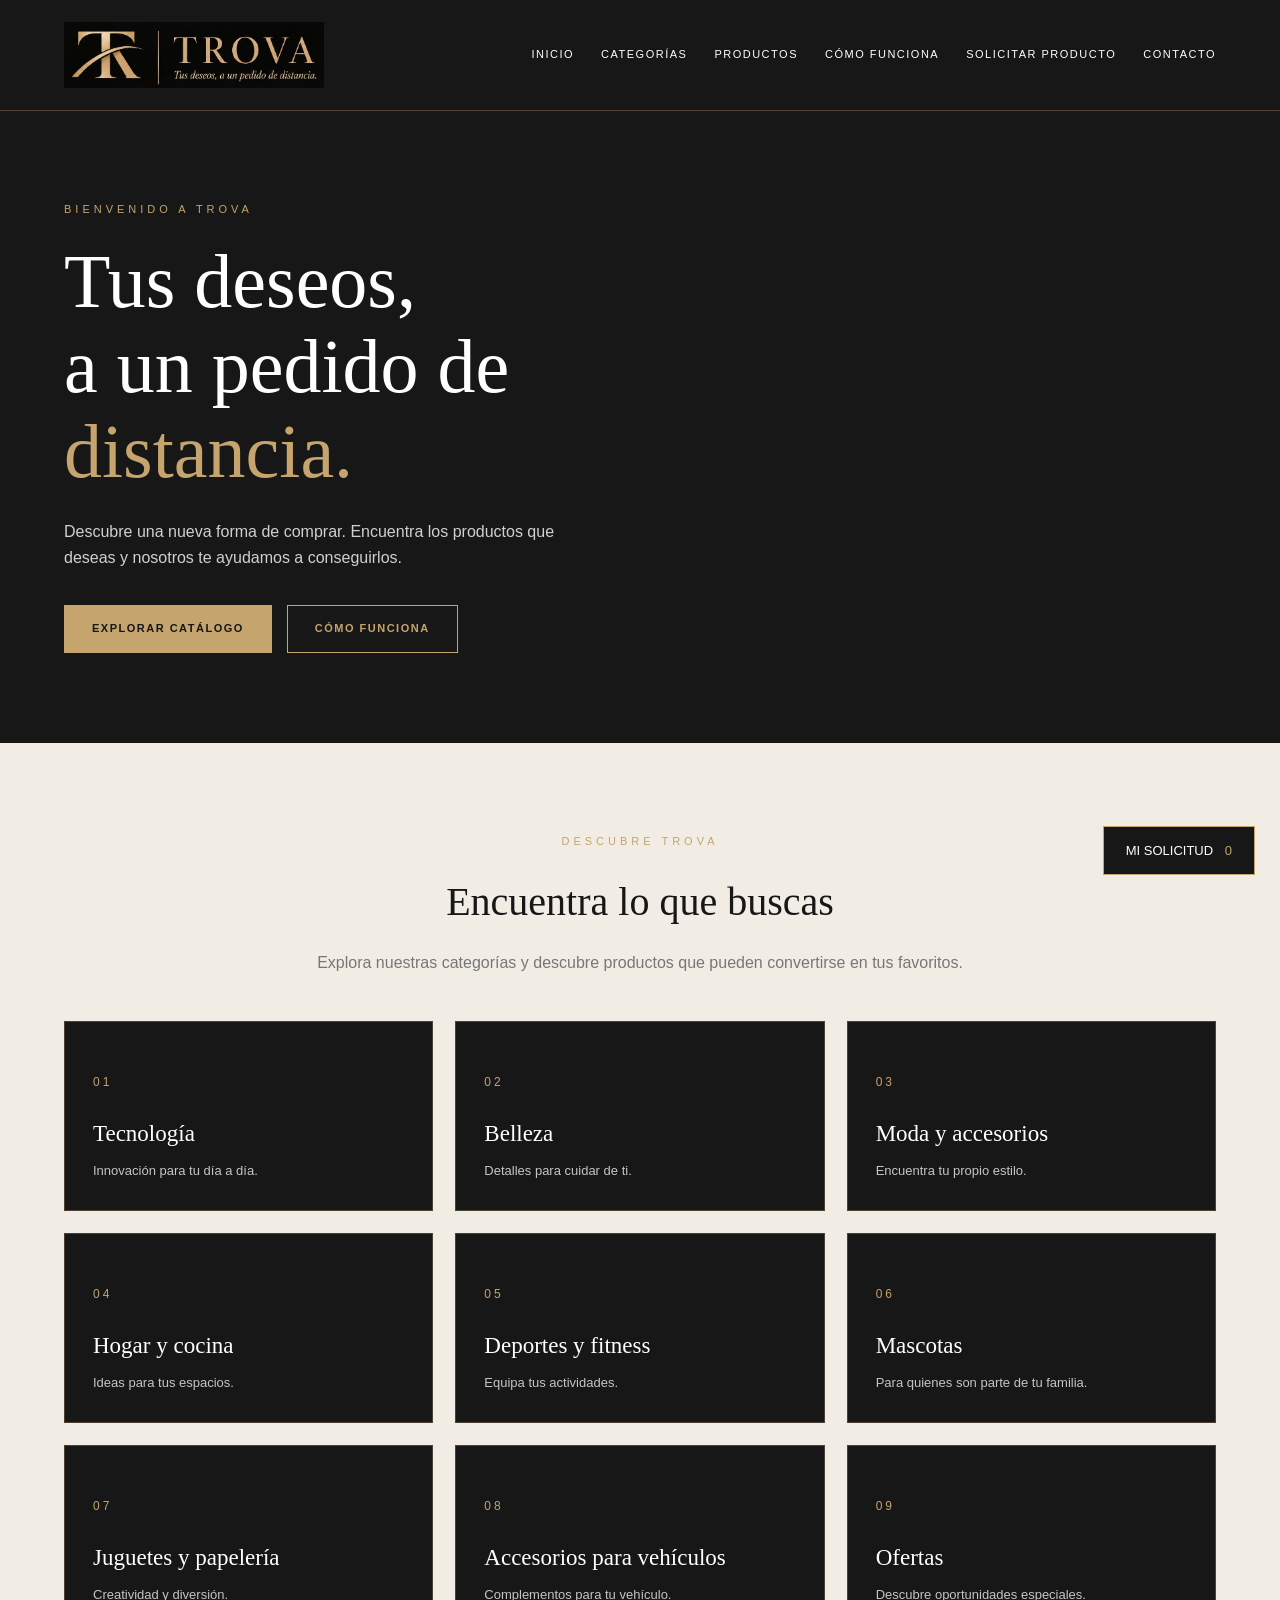
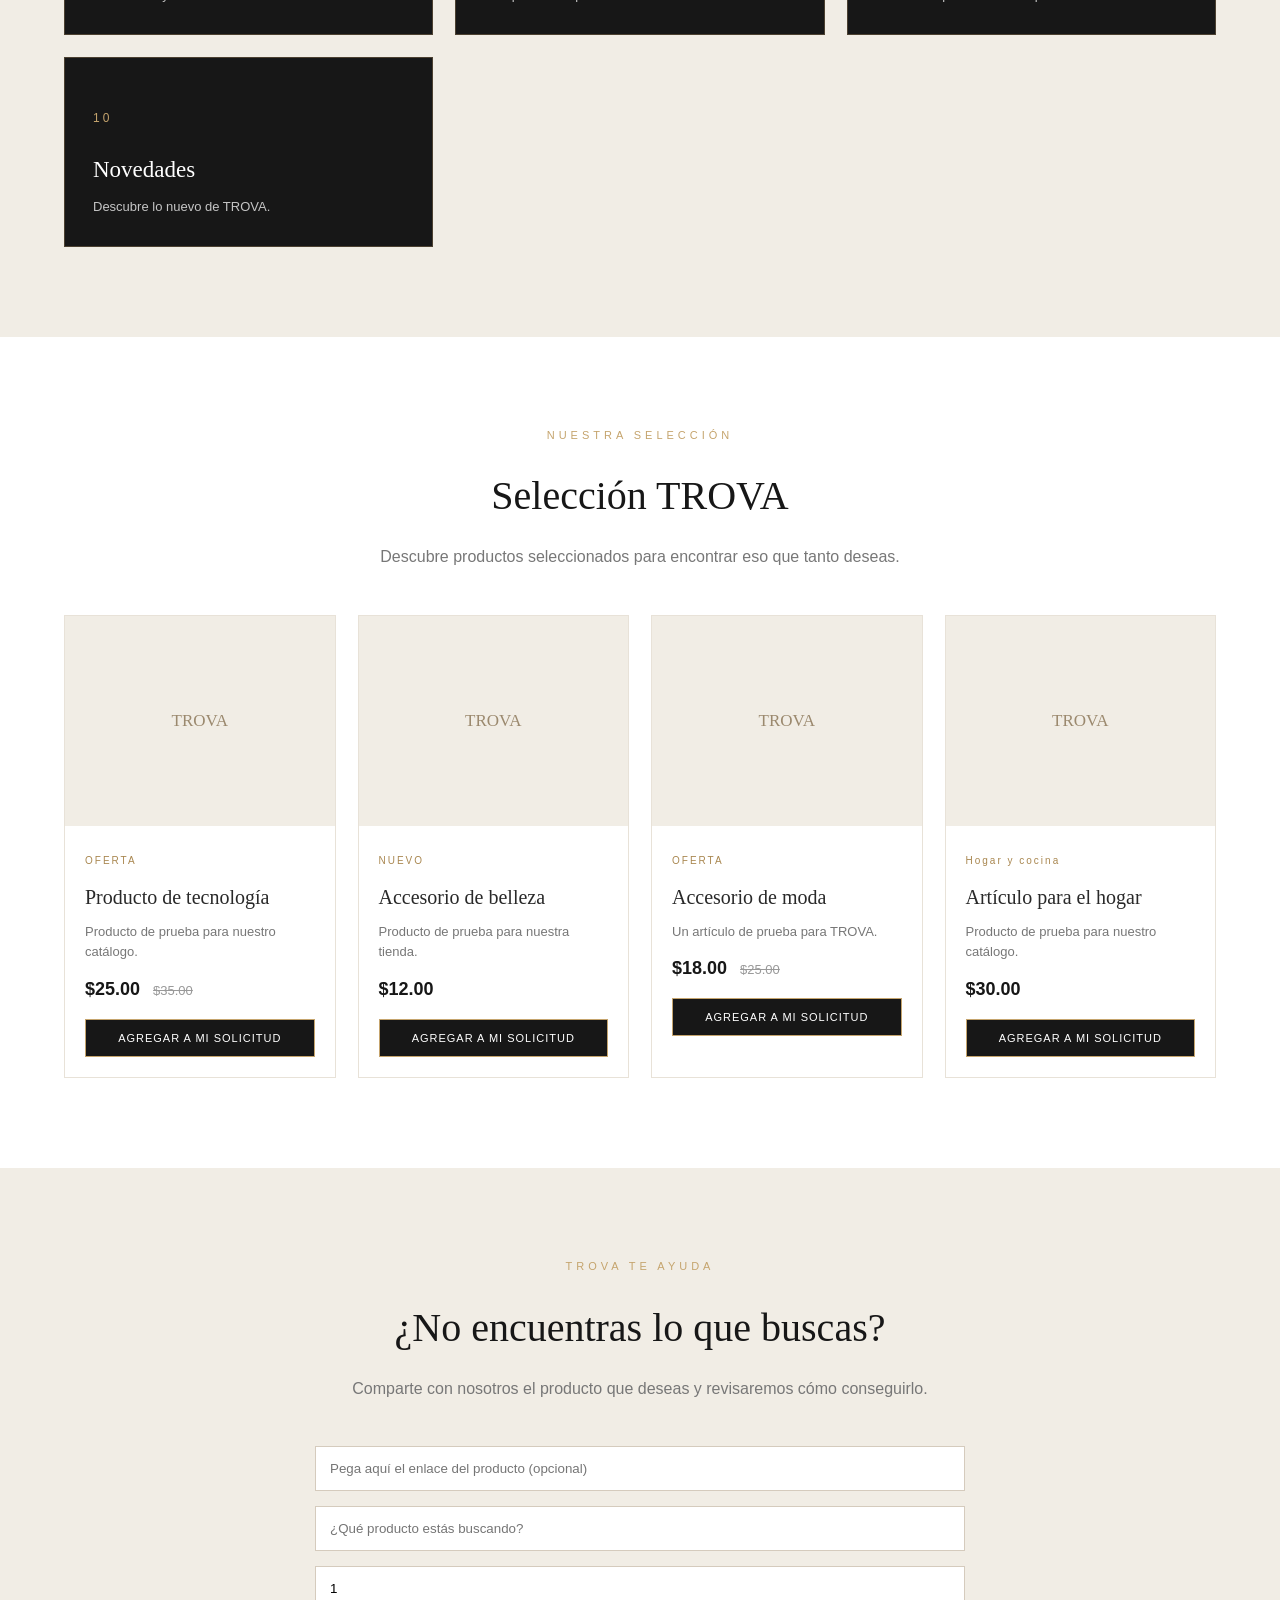
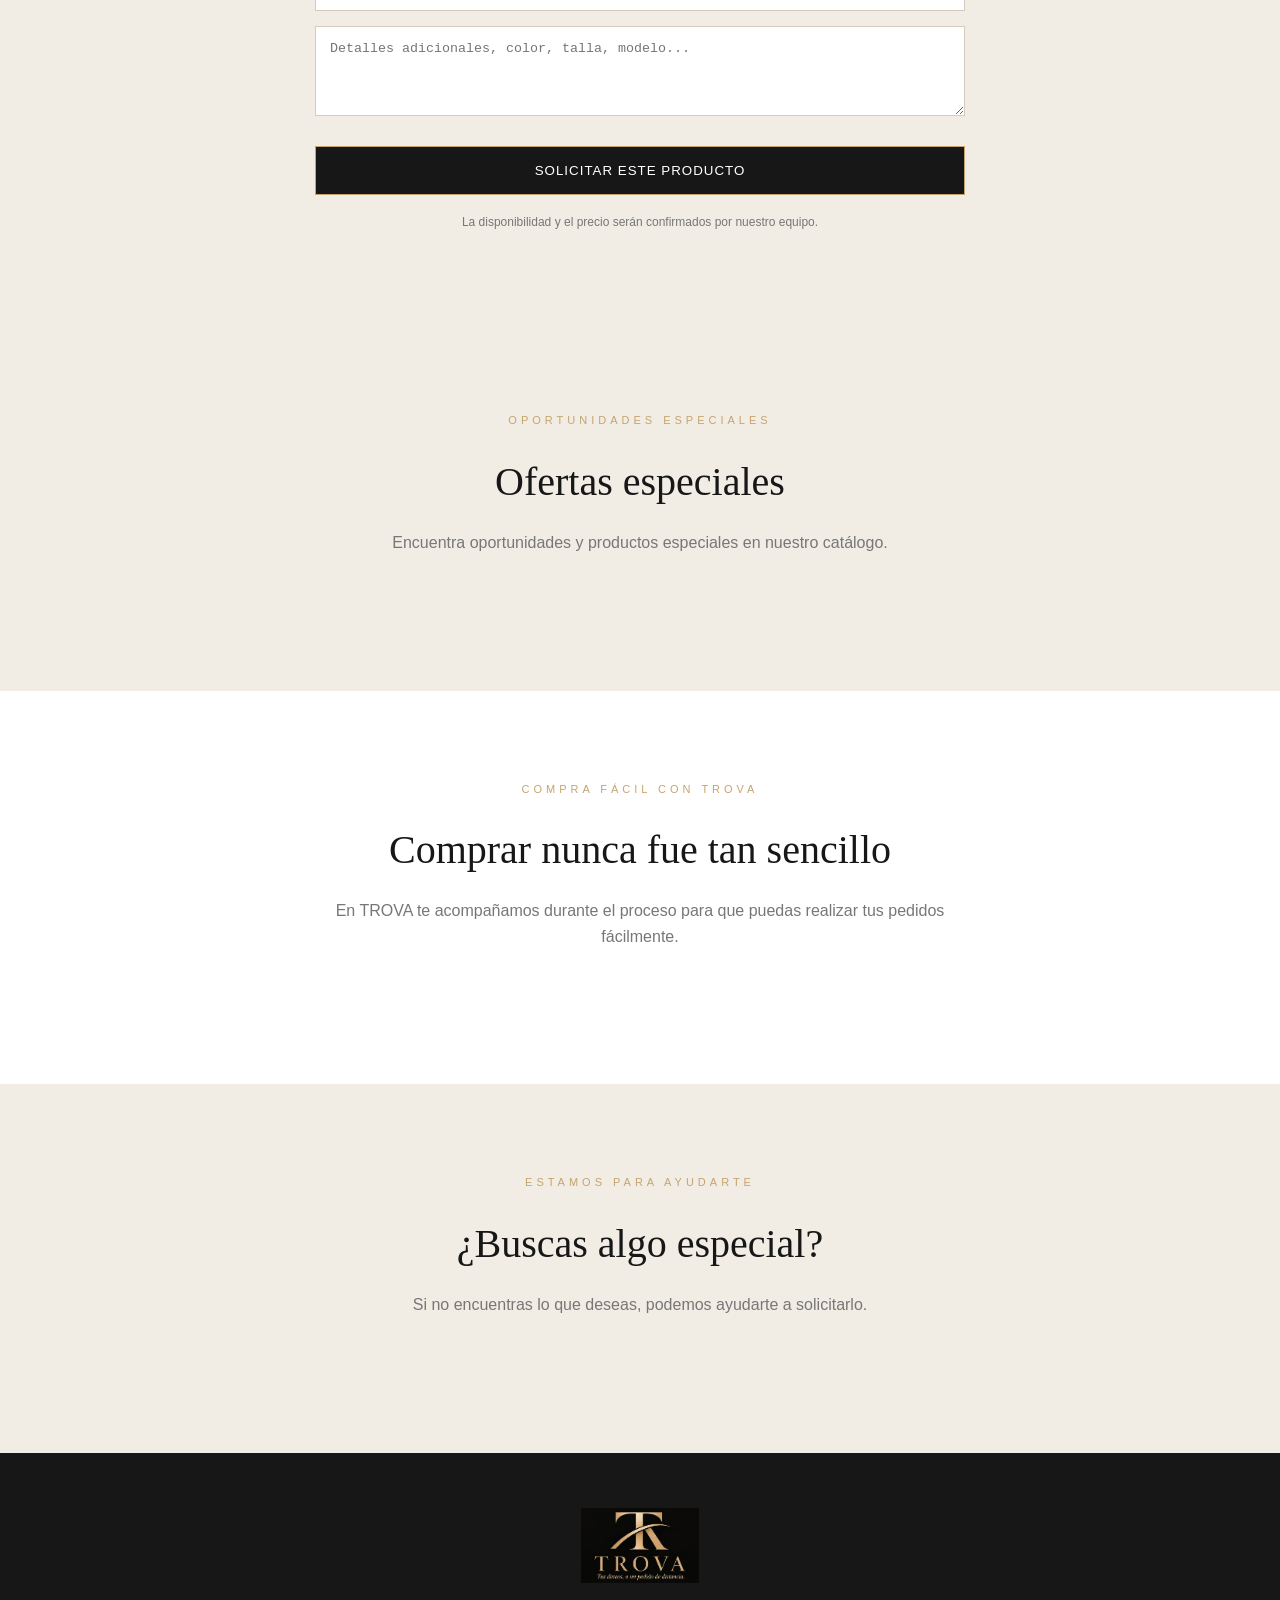
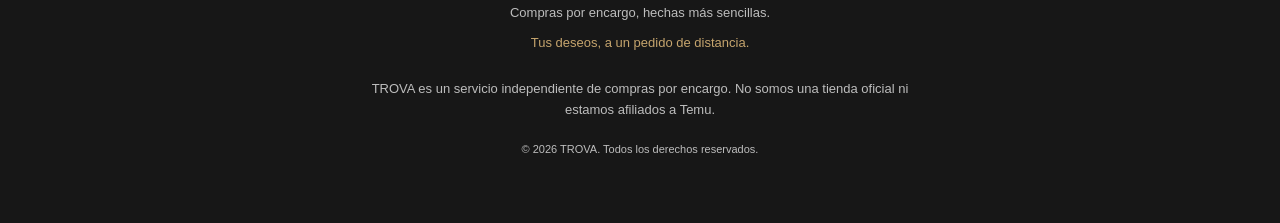
<file: TROVA/index.html>
<!DOCTYPE html>
<html lang="es">

<head>
    <meta charset="UTF-8">
    <meta name="viewport" content="width=device-width, initial-scale=1.0">

    <title>TROVA | Tus deseos, a un pedido de distancia.</title>

    <meta name="description" content="TROVA hace realidad tus compras por encargo. Encuentra lo que deseas y nosotros te ayudamos a conseguirlo.">

    <meta name="theme-color" content="#171717">

    <link rel="stylesheet" href="css/style.css">

    <!-- SISTEMA PRINCIPAL -->
    <script src="js/main.js" defer></script>

    <!-- SOLICITUDES DE PRODUCTOS EXTERNOS -->
    <script src="js/solicitud-externa.js" defer></script>
</head>

<body>

    <!-- ENCABEZADO -->
    <header class="encabezado">

        <div class="contenedor encabezado-contenido">

            <a href="#inicio" class="logo">
                <img
                    class="logo-imagen"
                    src="assets/logos/logo-horizontal.jpeg"
                    alt="TROVA"
                >
            </a>

            <nav class="navegacion">

                <a href="#inicio">INICIO</a>

                <a href="#categorias">CATEGORÍAS</a>

                <a href="#productos">PRODUCTOS</a>

                <a href="#como-funciona">CÓMO FUNCIONA</a>

                <a href="#solicitar-producto">SOLICITAR PRODUCTO</a>

                <a href="#contacto">CONTACTO</a>

            </nav>

        </div>

    </header>


    <main>

        <!-- PORTADA PRINCIPAL -->
        <section class="portada" id="inicio">

            <div class="contenedor">

                <div class="portada-contenido">

                    <p class="portada-etiqueta">
                        BIENVENIDO A TROVA
                    </p>

                    <h1>
                        Tus deseos,<br>
                        a un pedido de <span>distancia.</span>
                    </h1>

                    <p class="portada-descripcion">
                        Descubre una nueva forma de comprar.
                        Encuentra los productos que deseas y
                        nosotros te ayudamos a conseguirlos.
                    </p>

                    <div class="portada-botones">

                        <a href="#categorias" class="boton boton-dorado">
                            EXPLORAR CATÁLOGO
                        </a>

                        <a href="#como-funciona" class="boton boton-contorno">
                            CÓMO FUNCIONA
                        </a>

                    </div>

                </div>

            </div>

        </section>


        <!-- CATEGORÍAS -->
        <section class="seccion seccion-crema" id="categorias">

            <div class="contenedor">

                <p class="etiqueta-seccion">
                    DESCUBRE TROVA
                </p>

                <h2 class="titulo-seccion">
                    Encuentra lo que buscas
                </h2>

                <p class="subtitulo-seccion">
                    Explora nuestras categorías y descubre
                    productos que pueden convertirse en tus favoritos.
                </p>

                <div class="categorias-contenido">

                    <a href="catalogo.html?categoria=tecnologia" class="categoria-card">
                        <span class="categoria-numero">01</span>
                        <h3>Tecnología</h3>
                        <p>Innovación para tu día a día.</p>
                    </a>

                    <a href="catalogo.html?categoria=belleza" class="categoria-card">
                        <span class="categoria-numero">02</span>
                        <h3>Belleza</h3>
                        <p>Detalles para cuidar de ti.</p>
                    </a>

                    <a href="catalogo.html?categoria=moda" class="categoria-card">
                        <span class="categoria-numero">03</span>
                        <h3>Moda y accesorios</h3>
                        <p>Encuentra tu propio estilo.</p>
                    </a>

                    <a href="catalogo.html?categoria=hogar" class="categoria-card">
                        <span class="categoria-numero">04</span>
                        <h3>Hogar y cocina</h3>
                        <p>Ideas para tus espacios.</p>
                    </a>

                    <a href="catalogo.html?categoria=deportes" class="categoria-card">
                        <span class="categoria-numero">05</span>
                        <h3>Deportes y fitness</h3>
                        <p>Equipa tus actividades.</p>
                    </a>

                    <a href="catalogo.html?categoria=mascotas" class="categoria-card">
                        <span class="categoria-numero">06</span>
                        <h3>Mascotas</h3>
                        <p>Para quienes son parte de tu familia.</p>
                    </a>

                    <a href="catalogo.html?categoria=juguetes" class="categoria-card">
                        <span class="categoria-numero">07</span>
                        <h3>Juguetes y papelería</h3>
                        <p>Creatividad y diversión.</p>
                    </a>

                    <a href="catalogo.html?categoria=vehiculos" class="categoria-card">
                        <span class="categoria-numero">08</span>
                        <h3>Accesorios para vehículos</h3>
                        <p>Complementos para tu vehículo.</p>
                    </a>

                    <a href="catalogo.html?categoria=ofertas" class="categoria-card">
                        <span class="categoria-numero">09</span>
                        <h3>Ofertas</h3>
                        <p>Descubre oportunidades especiales.</p>
                    </a>

                    <a href="catalogo.html?categoria=novedades" class="categoria-card">
                        <span class="categoria-numero">10</span>
                        <h3>Novedades</h3>
                        <p>Descubre lo nuevo de TROVA.</p>
                    </a>

                </div>

            </div>

        </section>


        <!-- PRODUCTOS DESTACADOS -->
        <section class="seccion" id="productos">

            <div class="contenedor">

                <p class="etiqueta-seccion">
                    NUESTRA SELECCIÓN
                </p>

                <h2 class="titulo-seccion">
                    Selección TROVA
                </h2>

                <p class="subtitulo-seccion">
                    Descubre productos seleccionados para encontrar
                    eso que tanto deseas.
                </p>

                <div class="productos-contenido"></div>

            </div>

        </section>


        <!-- OFERTAS -->
        <section class="seccion seccion-crema" id="ofertas">

            <div class="contenedor">

                <p class="etiqueta-seccion">
                    OPORTUNIDADES ESPECIALES
                </p>

                <h2 class="titulo-seccion">
                    Ofertas especiales
                </h2>

                <p class="subtitulo-seccion">
                    Encuentra oportunidades y productos especiales
                    en nuestro catálogo.
                </p>

                <div class="ofertas-contenido"></div>

            </div>

        </section>


        <!-- CÓMO FUNCIONA -->
        <section class="seccion" id="como-funciona">

            <div class="contenedor">

                <p class="etiqueta-seccion">
                    COMPRA FÁCIL CON TROVA
                </p>

                <h2 class="titulo-seccion">
                    Comprar nunca fue tan sencillo
                </h2>

                <p class="subtitulo-seccion">
                    En TROVA te acompañamos durante el proceso
                    para que puedas realizar tus pedidos fácilmente.
                </p>

                <div class="proceso-contenido"></div>

            </div>

        </section>


        <!-- CONTACTO -->
        <section class="seccion seccion-crema" id="contacto">

            <div class="contenedor">

                <p class="etiqueta-seccion">
                    ESTAMOS PARA AYUDARTE
                </p>

                <h2 class="titulo-seccion">
                    ¿Buscas algo especial?
                </h2>

                <p class="subtitulo-seccion">
                    Si no encuentras lo que deseas, podemos ayudarte
                    a solicitarlo.
                </p>

                <div class="contacto-contenido"></div>

            </div>

        </section>

    </main>


    <!-- PIE DE PÁGINA -->
    <footer class="pie-pagina">

        <div class="contenedor">

            <div class="pie-logo">

                <img
                    src="assets/logos/logo-secundario.jpeg"
                    alt="TROVA"
                >

            </div>

            <p>
                Compras por encargo, hechas más sencillas.
            </p>

            <p class="eslogan">
                Tus deseos, a un pedido de distancia.
            </p>

            <p class="aviso-comercial">
                TROVA es un servicio independiente de compras por encargo.
                No somos una tienda oficial ni estamos afiliados a Temu.
            </p>

            <p class="derechos">
                © 2026 TROVA. Todos los derechos reservados.
            </p>

        </div>

    </footer>

</body>

</html>
</file>
<file: TROVA/css/style.css>
:root {
    --negro: #171717;
    --dorado: #C5A46D;
    --crema: #F1EDE5;
    --blanco: #FFFFFF;
    --texto: #292929;
    --gris: #777777;

    --fuente-principal: 'Segoe UI', Arial, sans-serif;
    --fuente-editorial: Georgia, serif;
}

* {
    margin: 0;
    padding: 0;
    box-sizing: border-box;
}

html {
    scroll-behavior: smooth;
}

body {
    font-family: var(--fuente-principal);
    background: var(--blanco);
    color: var(--texto);
    line-height: 1.6;
}

a {
    text-decoration: none;
    color: inherit;
}

img {
    max-width: 100%;
}

.contenedor {
    width: 90%;
    max-width: 1250px;
    margin: 0 auto;
}

/* ENCABEZADO */

.encabezado {
    background: var(--negro);
    color: var(--blanco);
    border-bottom: 1px solid rgba(197, 164, 109, 0.35);
    position: relative;
    z-index: 10;
}

.encabezado-contenido {
    min-height: 110px;
    display: flex;
    align-items: center;
    justify-content: space-between;
    gap: 30px;
}

/* LOGOTIPO */

.logo {
    display: flex;
    align-items: center;
    flex-shrink: 0;
}

.logo-imagen {
    display: block;
    width: 260px;
    max-width: 100%;
    height: 85px;
    object-fit: contain;
    object-position: left center;
}

/* NAVEGACIÓN */

.navegacion {
    display: flex;
    align-items: center;
    gap: 27px;
}

.navegacion a {
    font-size: 11px;
    letter-spacing: 1.5px;
    color: var(--blanco);
    transition: color 0.3s ease;
}

.navegacion a:hover {
    color: var(--dorado);
}

/* PORTADA */

.portada {
    background: var(--negro);
    color: var(--blanco);
    min-height: 570px;
    display: flex;
    align-items: center;
    padding: 90px 0;
}

.portada-contenido {
    max-width: 720px;
}

.portada-etiqueta,
.etiqueta-seccion {
    color: var(--dorado);
    font-size: 11px;
    letter-spacing: 4px;
    margin-bottom: 20px;
    text-align: center;
}

.portada-etiqueta {
    text-align: left;
}

.portada h1 {
    font-family: var(--fuente-editorial);
    font-size: clamp(43px, 6vw, 76px);
    font-weight: 400;
    line-height: 1.12;
    margin-bottom: 25px;
}

.portada h1 span {
    color: var(--dorado);
}

.portada-descripcion {
    color: #D0D0D0;
    font-size: 16px;
    max-width: 520px;
    margin-bottom: 35px;
}

.portada-botones {
    display: flex;
    flex-wrap: wrap;
    gap: 15px;
}

/* BOTONES */

.boton {
    display: inline-block;
    padding: 14px 27px;
    border: 1px solid var(--dorado);
    font-size: 11px;
    font-weight: 600;
    letter-spacing: 1.5px;
    transition: all 0.3s ease;
}

.boton-dorado {
    background: var(--dorado);
    color: var(--negro);
}

.boton-dorado:hover {
    background: transparent;
    color: var(--dorado);
}

.boton-contorno {
    color: var(--dorado);
    background: transparent;
}

.boton-contorno:hover {
    background: var(--dorado);
    color: var(--negro);
}

/* SECCIONES */

.seccion {
    padding: 90px 0;
}

.seccion-crema {
    background: var(--crema);
}

.titulo-seccion {
    font-family: var(--fuente-editorial);
    font-size: 40px;
    font-weight: 400;
    text-align: center;
    color: var(--negro);
    margin-bottom: 16px;
}

.subtitulo-seccion {
    color: var(--gris);
    text-align: center;
    max-width: 650px;
    margin: 0 auto 45px;
}

/* CATEGORÍAS */

.categorias-contenido {
    display: grid;
    grid-template-columns: repeat(3, 1fr);
    gap: 22px;
}

.categoria-card {
    display: flex;
    flex-direction: column;
    justify-content: flex-end;
    min-height: 190px;
    padding: 28px;
    background: var(--negro);
    color: var(--blanco);
    border: 1px solid rgba(197, 164, 109, 0.3);
    transition: transform 0.3s ease, border-color 0.3s ease;
}

.categoria-card:hover {
    transform: translateY(-5px);
    border-color: var(--dorado);
}

.categoria-numero {
    color: var(--dorado);
    font-size: 12px;
    letter-spacing: 3px;
    margin-bottom: 24px;
}

.categoria-card h3 {
    font-family: var(--fuente-editorial);
    font-size: 23px;
    font-weight: 400;
    margin-bottom: 8px;
}

.categoria-card p {
    color: #C5C5C5;
    font-size: 13px;
}

/* PRODUCTOS Y OFERTAS */

.productos-contenido,
.ofertas-contenido,
.proceso-contenido,
.contacto-contenido {
    width: 100%;
}

/* PIE DE PÁGINA */

.pie-pagina {
    background: var(--negro);
    color: var(--blanco);
    padding: 55px 0;
    text-align: center;
}

.pie-logo {
    margin-bottom: 20px;
}

.pie-logo img {
    display: block;
    max-width: 190px;
    max-height: 75px;
    width: auto;
    margin: 0 auto;
    object-fit: contain;
}

.pie-pagina p {
    color: #BDBDBD;
    font-size: 13px;
    margin-bottom: 10px;
}

.pie-pagina .eslogan {
    color: var(--dorado);
    margin-bottom: 25px;
}

.pie-pagina .aviso-comercial {
    max-width: 550px;
    margin: 0 auto 20px;
}

.pie-pagina .derechos {
    font-size: 11px;
}

/* TABLETS Y CELULARES */

@media (max-width: 768px) {

    .encabezado-contenido {
        flex-direction: column;
        justify-content: center;
        padding: 18px 0;
        gap: 18px;
    }

    .logo-imagen {
        width: 210px;
        height: 70px;
    }

    .navegacion {
        justify-content: center;
        flex-wrap: wrap;
        gap: 14px 20px;
    }

    .navegacion a {
        font-size: 10px;
    }

    .portada {
        min-height: 480px;
        padding: 65px 0;
    }

    .portada h1 {
        font-size: 43px;
    }

    .portada-botones {
        flex-direction: column;
        align-items: flex-start;
    }

    .seccion {
        padding: 65px 0;
    }

    .titulo-seccion {
        font-size: 31px;
    }

    .categorias-contenido {
        grid-template-columns: repeat(2, 1fr);
        gap: 14px;
    }

    .categoria-card {
        min-height: 165px;
        padding: 20px;
    }

    .categoria-card h3 {
        font-size: 19px;
    }
}

@media (max-width: 420px) {

    .portada h1 {
        font-size: 36px;
    }

    .navegacion {
        gap: 12px;
    }

    .categorias-contenido {
        grid-template-columns: 1fr;
    }
}
</file>
